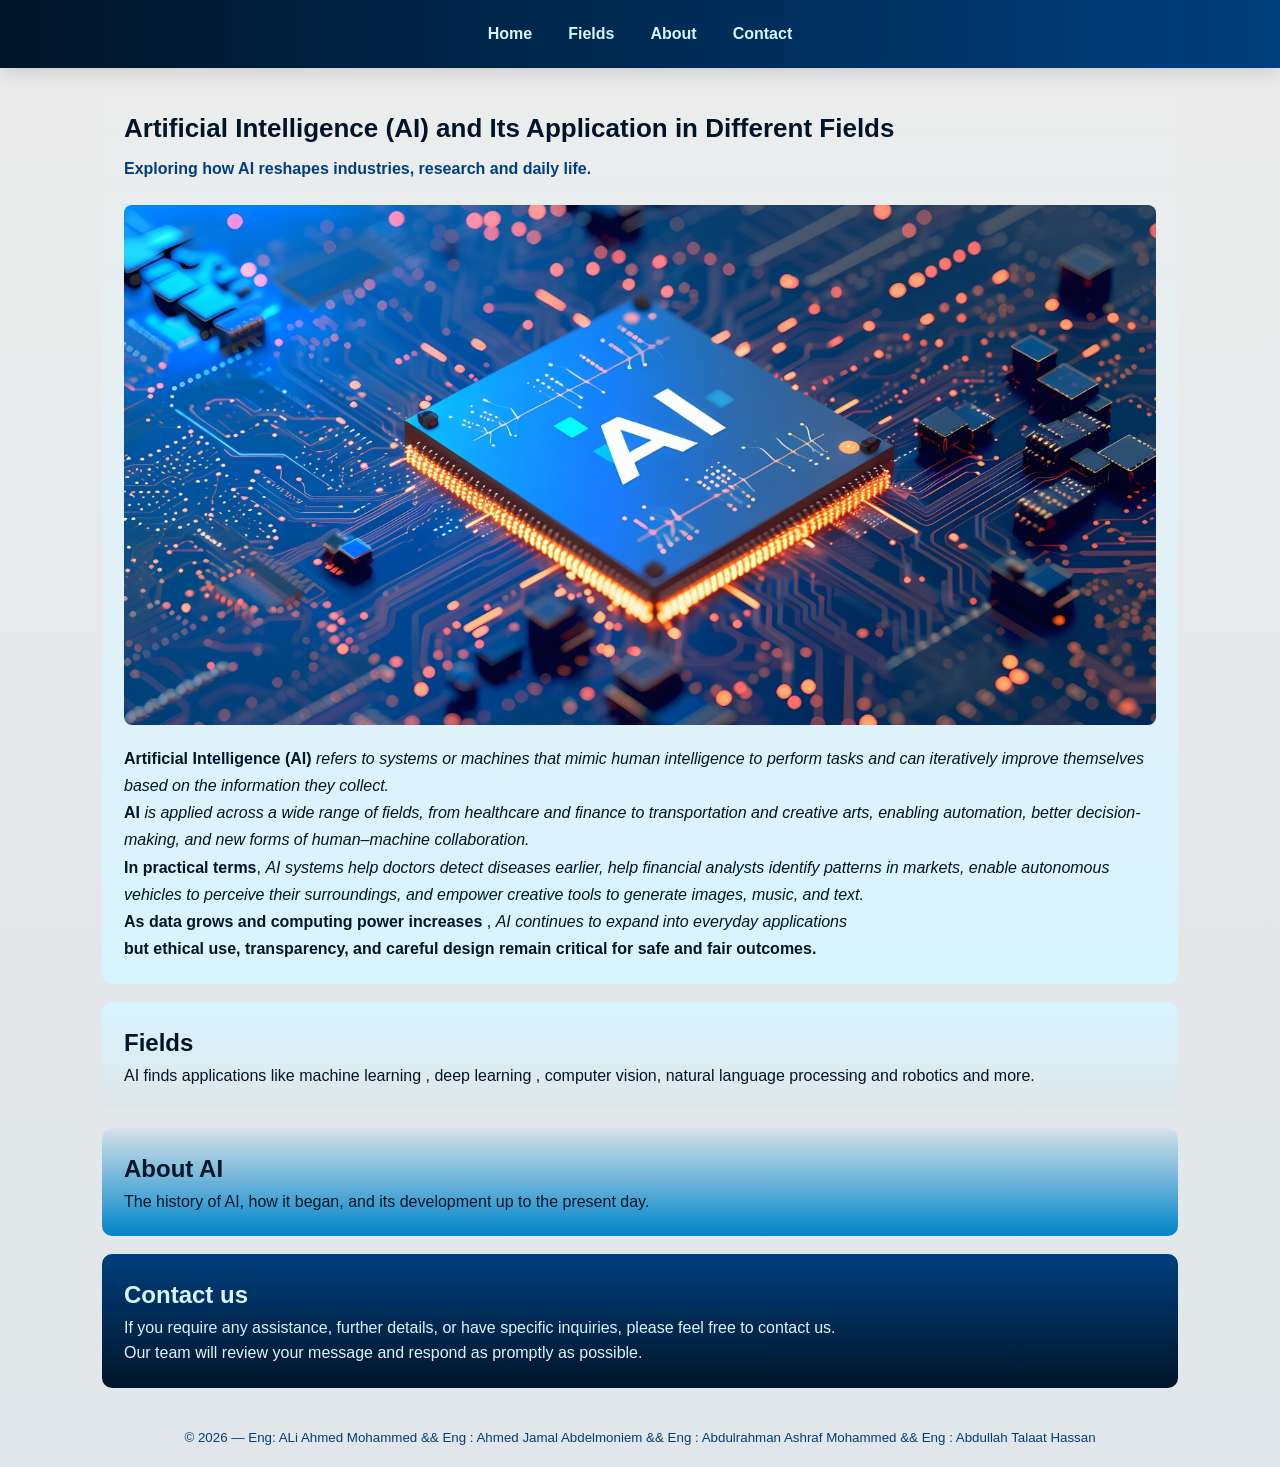
<file: index.html>
<!doctype html>
<html lang="en">

<head>
    <meta charset="utf-8" />
    <meta name="viewport" content="width=device-width, initial-scale=1" />
    <title>Artificial Intelligence — AI and Its Application in Different Fields</title>
    <link rel="stylesheet" href="base.css" />
    <link rel="stylesheet" href="index.css" />
</head>

<body>
    <nav id="main-nav">
        <ul class="nav-links">
            <li><a href="index.html">Home</a></li>
            <li><a href="fields.html">Fields</a></li>
            <li><a href="about.html">About</a></li>
            <li><a href="contact.html">Contact</a></li>
        </ul>
    </nav>
    <main>
        <section id="home">
            <h1>Artificial Intelligence (AI) and Its Application in Different Fields</h1>
            <p class="subtitle">Exploring how AI reshapes industries, research and daily life.</p>
            <img src="AI.jpg" alt="Error" class="img" />
            <p class="intro">
                <b> Artificial Intelligence (AI) </b>
                <i> refers to systems or
                    machines that mimic human intelligence to perform
                    tasks and can iteratively improve themselves
                    based on the information they collect.
                </i>
                <br>
                <b>AI</b>
                <i> is applied across a wide range of fields,
                    from healthcare and finance to transportation
                    and creative arts, enabling automation, better decision-making,
                    and new forms of human–machine collaboration.
                </i>
                <br>
                <b>In practical terms</b>,
                <i>
                    AI systems
                    help doctors detect diseases earlier,
                    help financial analysts identify patterns in markets,
                    enable autonomous vehicles to perceive their surroundings,
                    and empower creative tools to generate images, music, and text.
                </i>
                <br>
                <b>
                    As data grows and computing power increases
                </b>,
                <i>
                    AI continues to expand into everyday applications

                </i>
                <br>
                <b>
                    but ethical use, transparency,
                    and careful design remain critical for safe and fair outcomes.
                </b>
            </p>
        </section>
        <section id="fields">
            <h2><a href="Fields.html"> Fields </a></h2>
            <p>AI finds applications like machine learning , deep learning , computer vision, natural language
                processing and robotics
                and more.</p>
        </section>
        <section id="about">
            <h2><a href="About.html"> About AI </a></h2>
            <p> The history of AI, how it began, and its development up to the present day.</p>
        </section>
        <section id="contact">
            <h2><a href="Contact.html"> Contact us </a></h2>
            <p>
                If you require any assistance, further details, or have specific inquiries, please feel free to contact
                us.<br>
                Our team will review your message and respond as promptly as possible.
            </p>
        </section>
    </main>
    <footer>
        <small id="year"></small>
    </footer>

    <script src="main.js"></script>
</body>

</html>
</file>
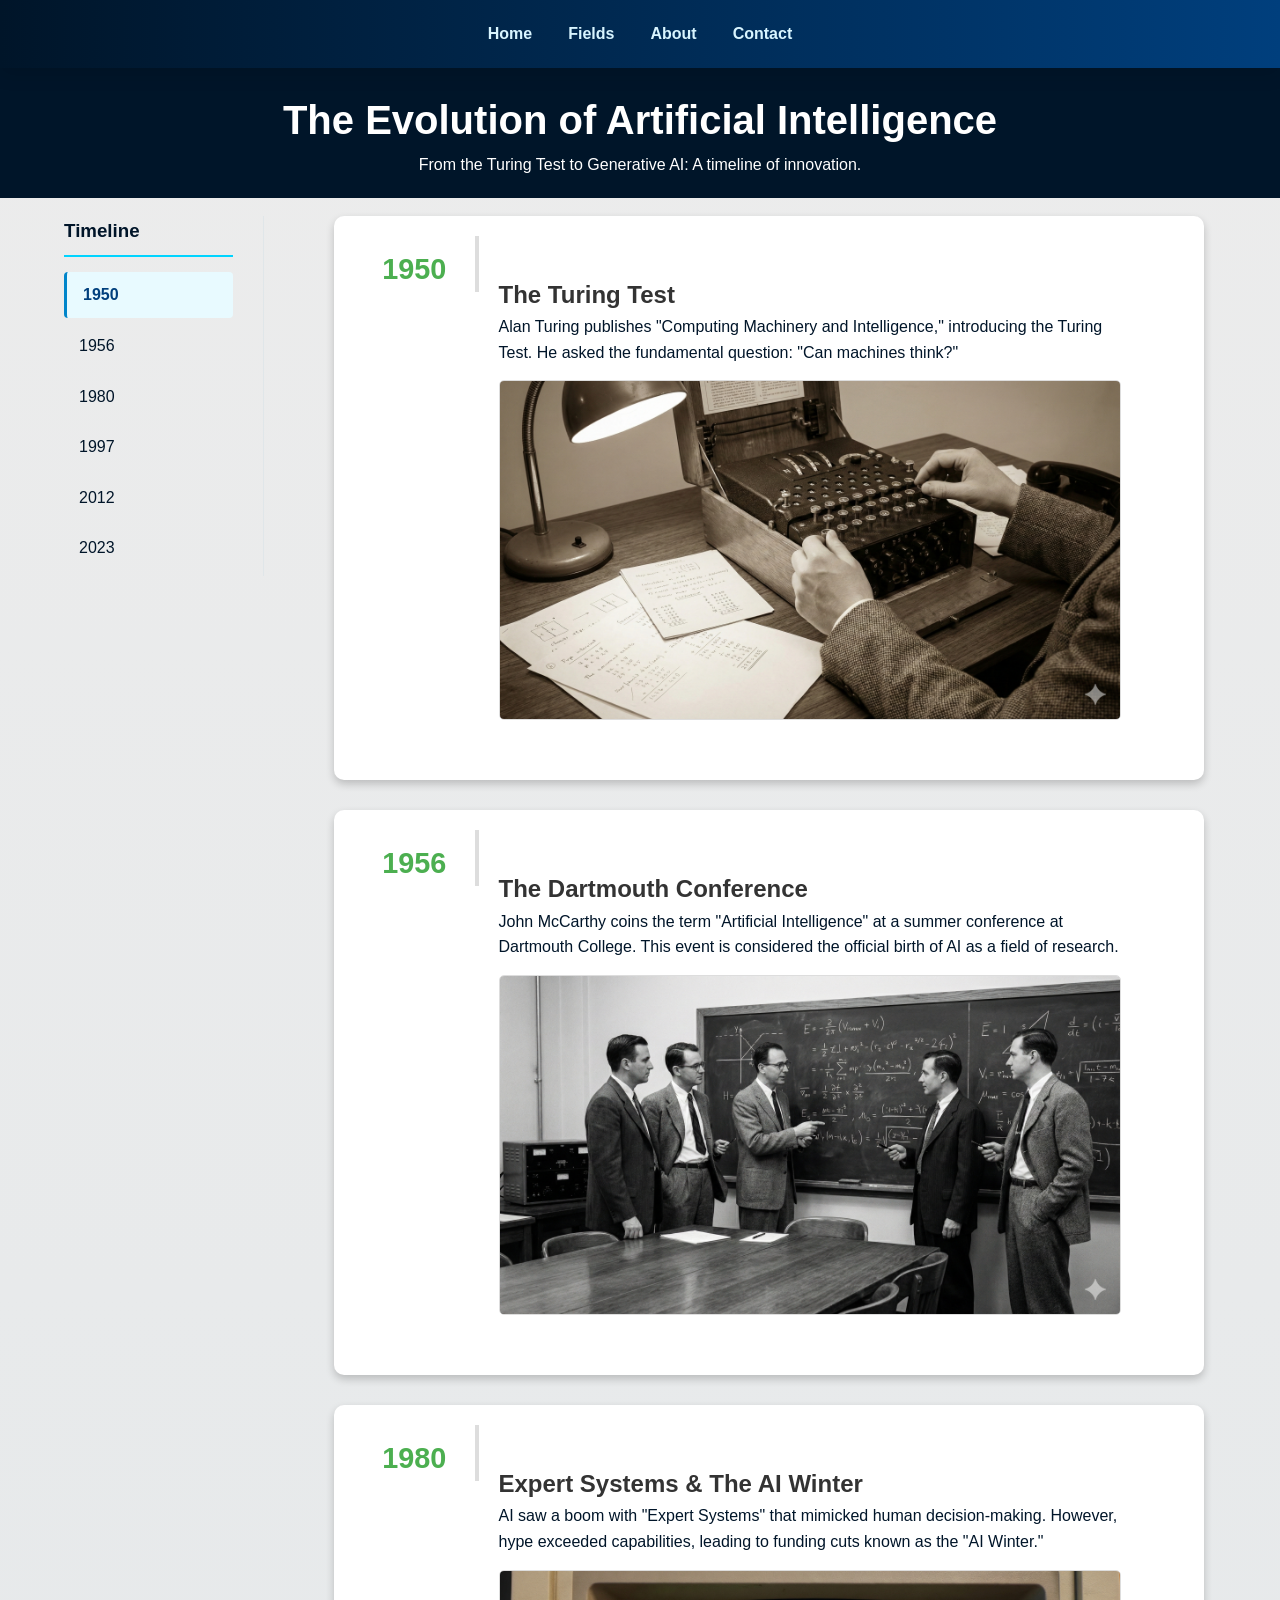
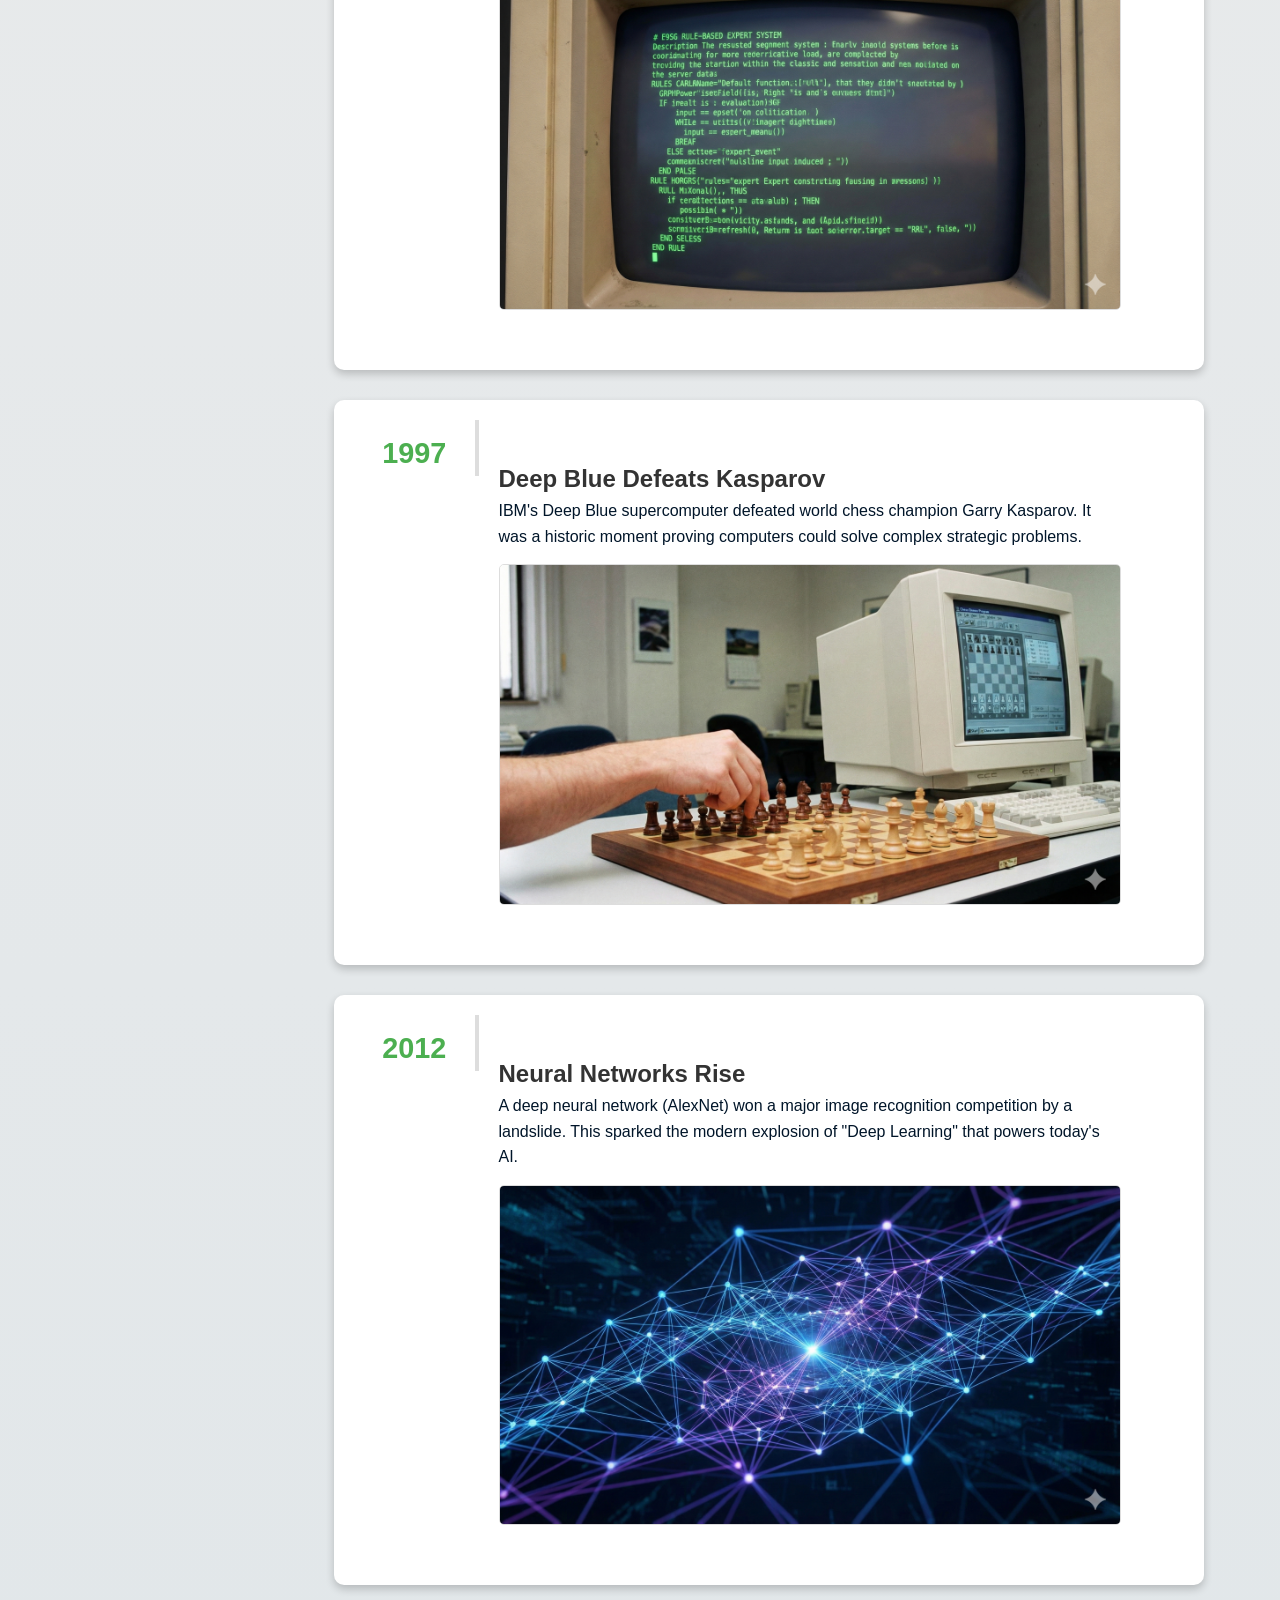
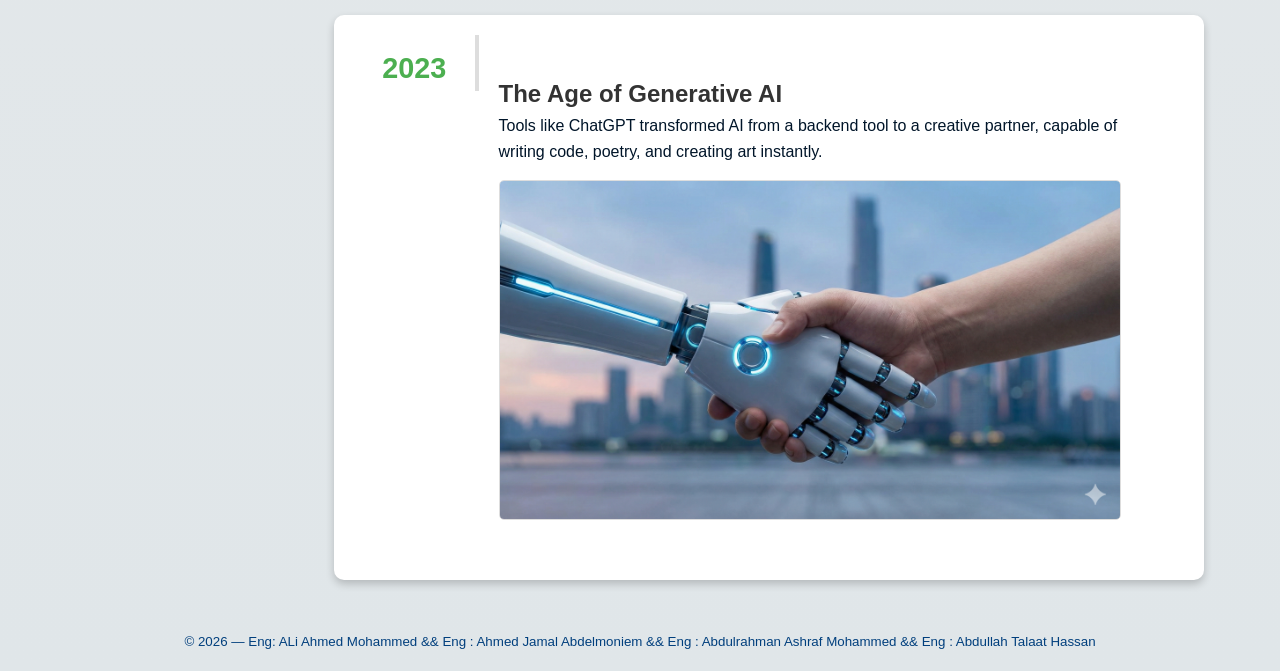
<file: about.html>
<!DOCTYPE html>
<html lang="en">

<head>
    <meta charset="utf-8" />
    <title>About - History of AI</title>
    <link rel="stylesheet" type="text/css" href="base.css" />
    <link rel="stylesheet" type="text/css" href="about.css" />
</head>

<body>

    <header>
        <h1>The Evolution of Artificial Intelligence</h1>
        <p>From the Turing Test to Generative AI: A timeline of innovation.</p>
        <nav id="main-nav">
            <ul class="nav-links">
                <a href="index.html">Home</a>
                <a href="fields.html">Fields</a>
                <a href="about.html">About</a>
                <a href="contact.html">Contact</a>
            </ul>
        </nav>
    </header>

    <div class="time-line">

        <aside class="sidebar">
            <h3>Timeline</h3>
            <a href="#year-1950" class="active">1950</a>
            <a href="#year-1956">1956</a>
            <a href="#year-1980">1980</a>
            <a href="#year-1997">1997</a>
            <a href="#year-2012">2012</a>
            <a href="#year-2023">2023</a>
        </aside>

        <main>
            <article id="year-1950" class="timeline-event">
                <aside class="timeline-date">1950</aside>
                <section class="timeline-content">
                    <h2>The Turing Test</h2>
                    <p>Alan Turing publishes "Computing Machinery and Intelligence," introducing the Turing Test. He
                        asked the fundamental question: "Can machines think?"</p>
                    <img src="about_images/1.png" alt="Alan Turing Era">
                </section>
            </article>

            <article id="year-1956" class="timeline-event">
                <aside class="timeline-date">1956</aside>
                <section class="timeline-content">
                    <h2>The Dartmouth Conference</h2>
                    <p>John McCarthy coins the term "Artificial Intelligence" at a summer conference at Dartmouth
                        College. This event is considered the official birth of AI as a field of research.</p>
                    <img src="about_images/2.png" alt="Dartmouth Conference Era">
                </section>
            </article>

            <article id="year-1980" class="timeline-event">
                <aside class="timeline-date">1980</aside>
                <section class="timeline-content">
                    <h2>Expert Systems & The AI Winter</h2>
                    <p>AI saw a boom with "Expert Systems" that mimicked human decision-making. However, hype
                        exceeded capabilities, leading to funding cuts known as the "AI Winter."</p>
                    <img src="about_images/3.png" alt="Expert Systems Code">
                </section>
            </article>

            <article id="year-1997" class="timeline-event">
                <aside class="timeline-date">1997</aside>
                <section class="timeline-content">
                    <h2>Deep Blue Defeats Kasparov</h2>
                    <p>IBM's Deep Blue supercomputer defeated world chess champion Garry Kasparov. It was a historic
                        moment proving computers could solve complex strategic problems.</p>
                    <img src="about_images/4.png" alt="Deep Blue Chess">
                </section>
            </article>

            <article id="year-2012" class="timeline-event">
                <aside class="timeline-date">2012</aside>
                <section class="timeline-content">
                    <h2>Neural Networks Rise</h2>
                    <p>A deep neural network (AlexNet) won a major image recognition competition by a landslide.
                        This sparked the modern explosion of "Deep Learning" that powers today's AI.</p>
                    <img src="about_images/5.png" alt="Neural Networks">
                </section>
            </article>

            <article id="year-2023" class="timeline-event">
                <aside class="timeline-date">2023</aside>
                <section class="timeline-content">
                    <h2>The Age of Generative AI</h2>
                    <p>Tools like ChatGPT transformed AI from a backend tool to a creative partner, capable of
                        writing code, poetry, and creating art instantly.</p>
                    <img src="about_images/6.png" alt="Generative AI Robot Hand">
                </section>
            </article>
        </main>

        <div style="clear: both;"></div>
    </div>

    <footer>
        <small id="year"></small>
    </footer>

    <script src="main.js"></script>
</body>

</html>
</file>
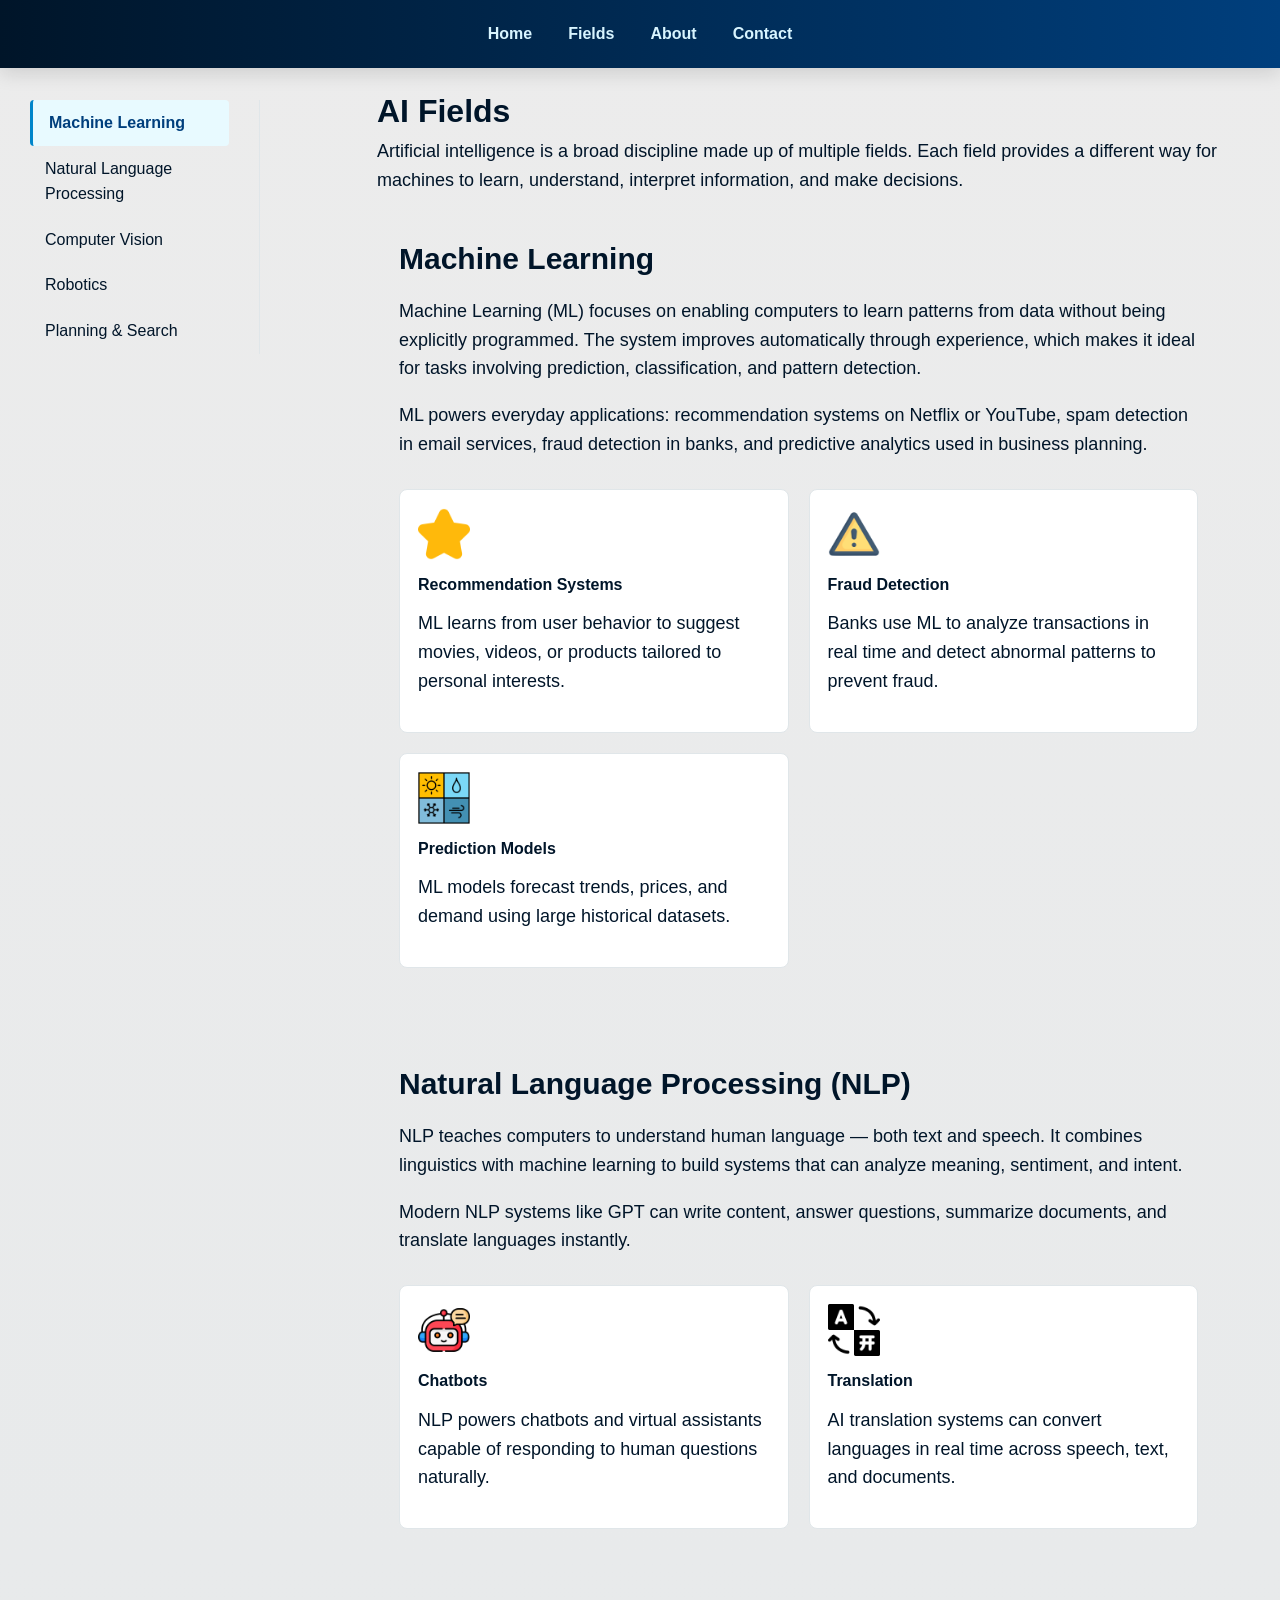
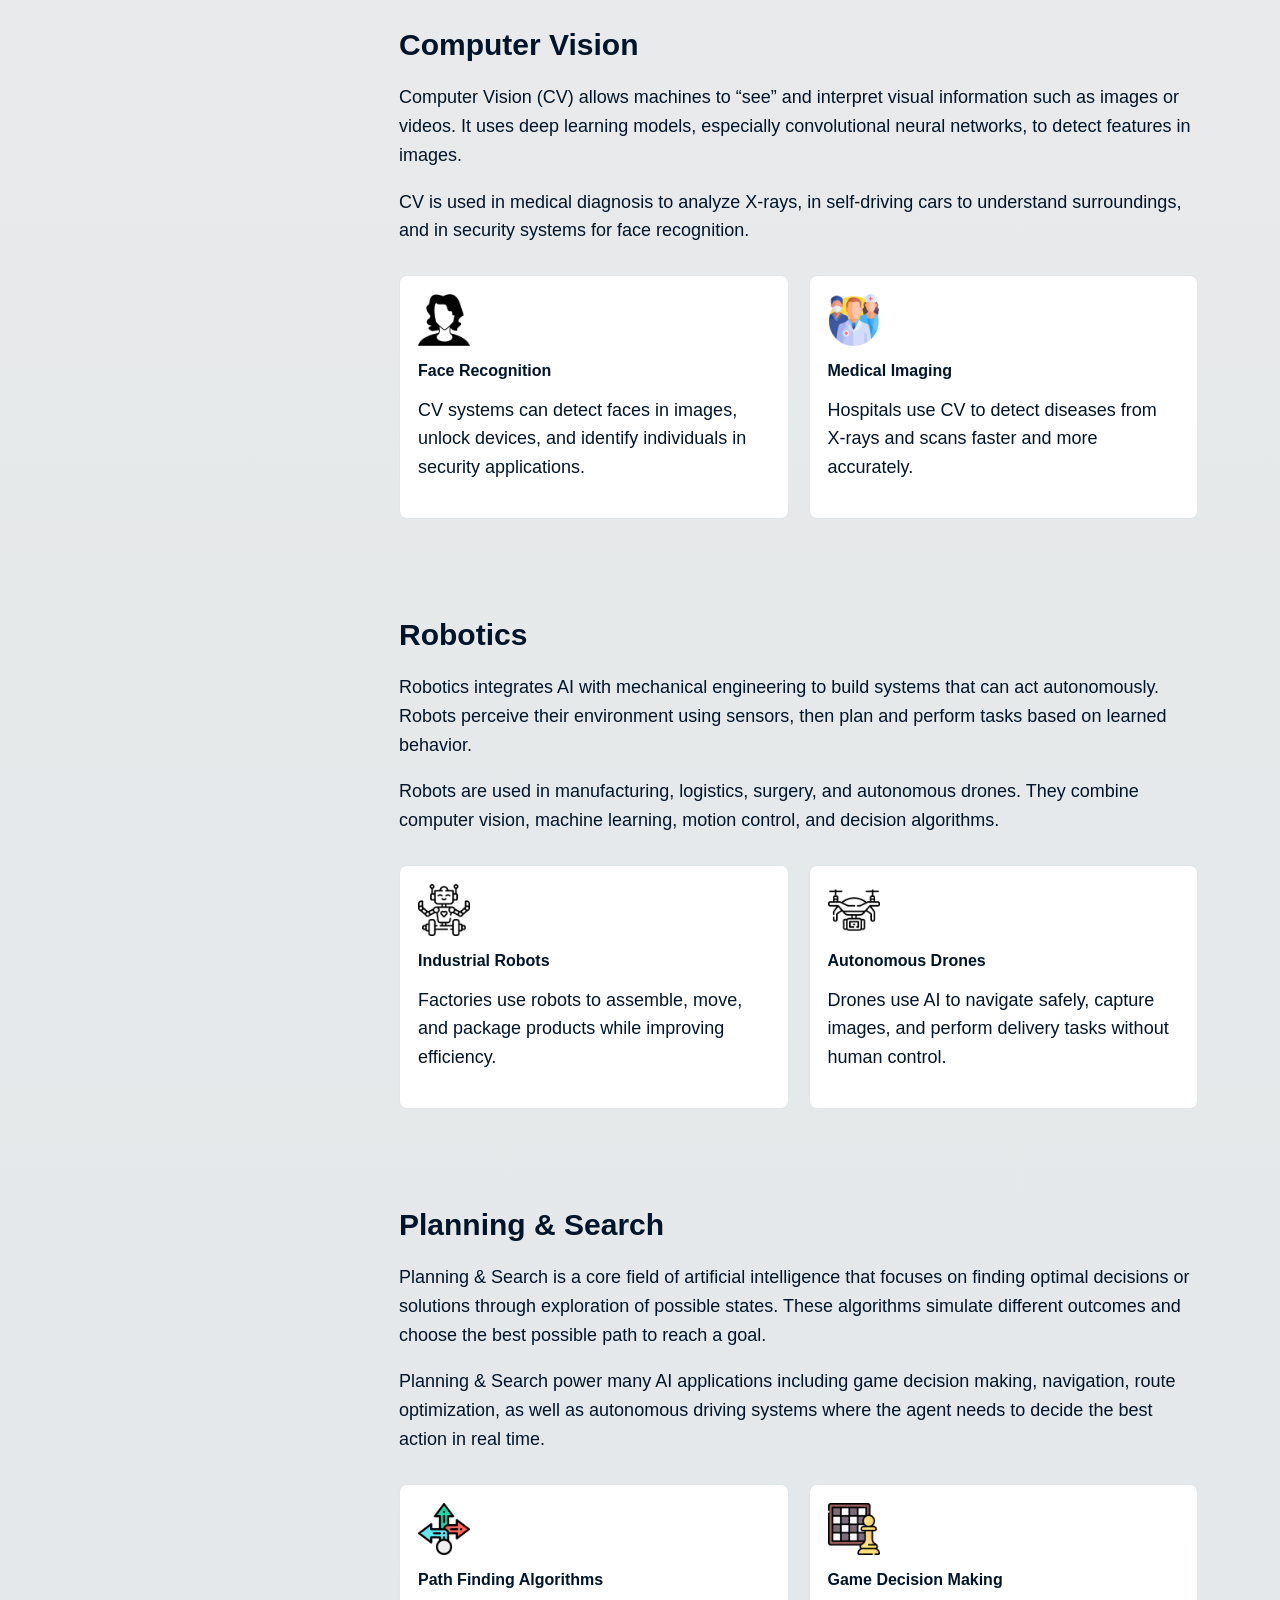
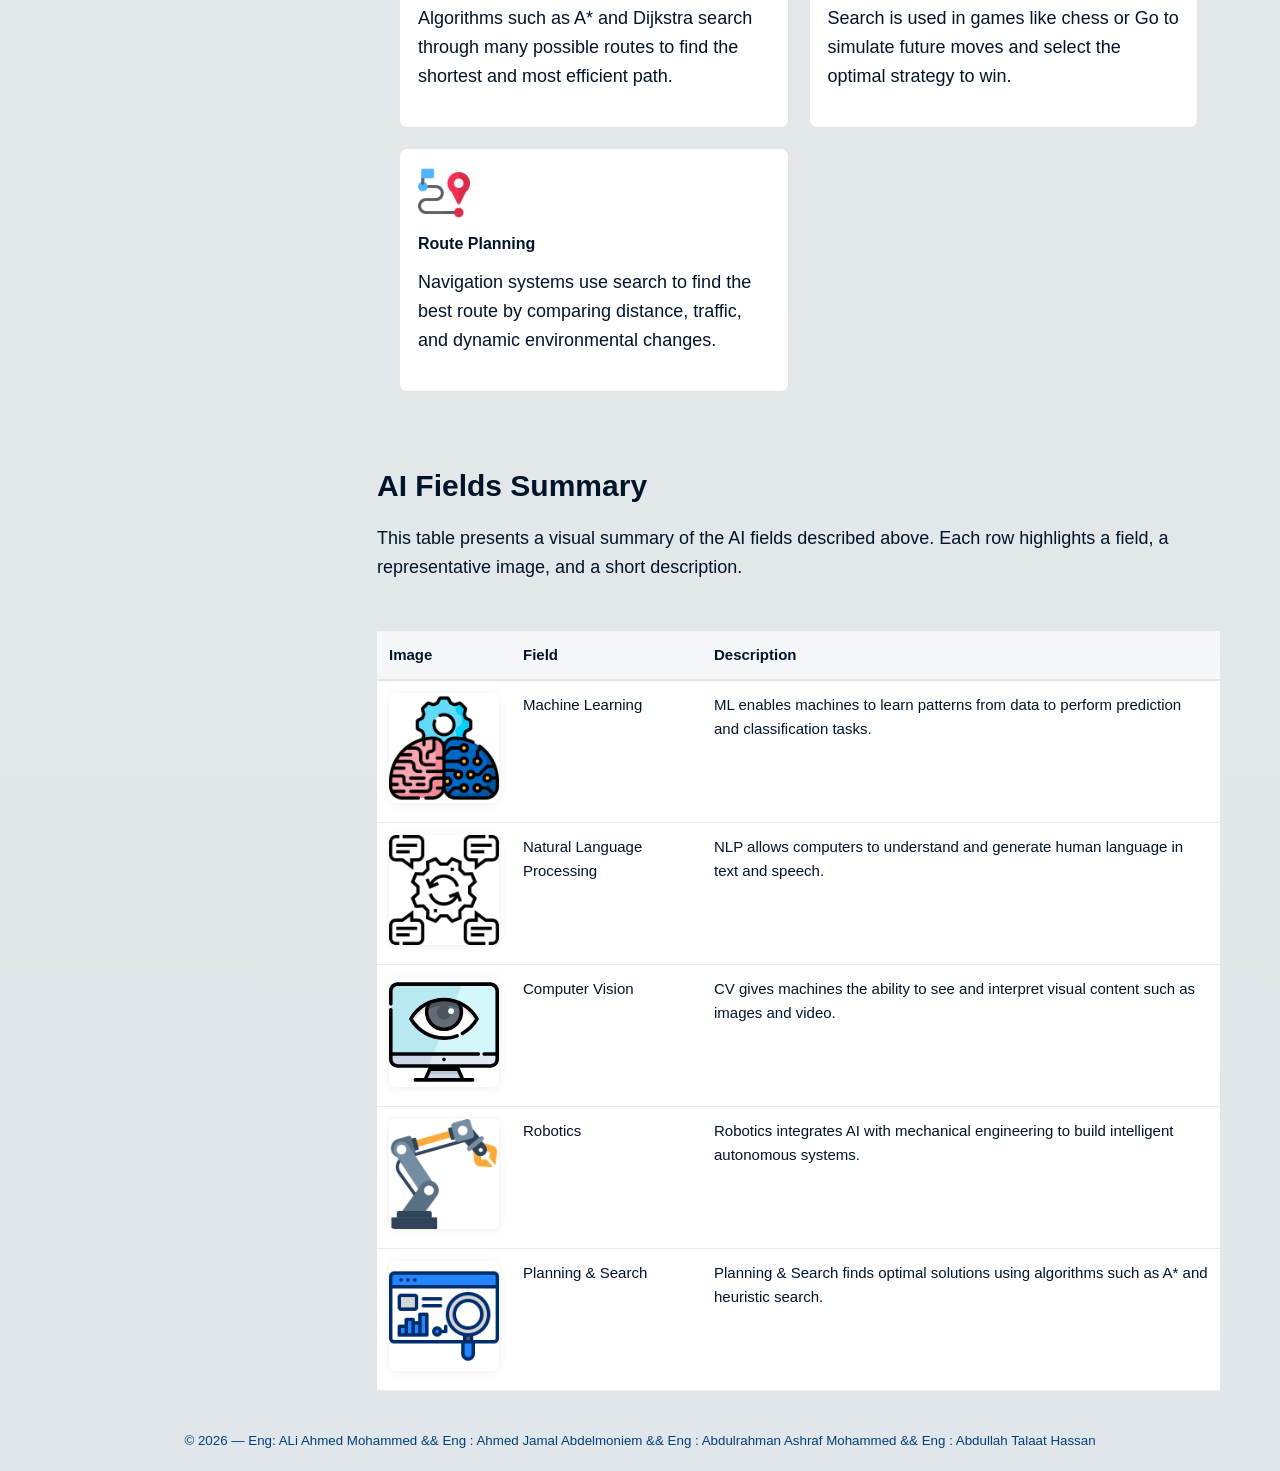
<file: fields.html>
<!DOCTYPE html>
<html lang="en">

<head>
  <meta charset="UTF-8">
  <title>AI Fields</title>
  <link rel="stylesheet" href="base.css">
  <link rel="stylesheet" href="fields.css">
</head>

<body>

  <header>
    <nav id="main-nav">
      <ul class="nav-links">
        <a href="index.html">Home</a>
        <a href="fields.html">Fields</a>
        <a href="about.html">About</a>
        <a href="contact.html">Contact</a>
      </ul>
    </nav>
  </header>


  <div class="fields-layout">

    <aside class="sidebar">
      <a href="#ml" class="active">Machine Learning</a>
      <a href="#nlp">Natural Language Processing</a>
      <a href="#cv">Computer Vision</a>
      <a href="#robotics">Robotics</a>
      <a href="#planning">Planning & Search</a>
    </aside>

    <main class="fields-content">

      <h1>AI Fields</h1>
      <p>
        Artificial intelligence is a broad discipline made up of multiple fields.
        Each field provides a different way for machines to learn, understand,
        interpret information, and make decisions.
      </p>

      <section id="ml">
        <h2>Machine Learning</h2>
        <p>
          Machine Learning (ML) focuses on enabling computers to learn patterns
          from data without being explicitly programmed. The system improves
          automatically through experience, which makes it ideal for tasks
          involving prediction, classification, and pattern detection.
        </p>
        <p>
          ML powers everyday applications: recommendation systems on Netflix
          or YouTube, spam detection in email services, fraud detection in
          banks, and predictive analytics used in business planning.
        </p>

        <div class="card-grid">

          <div class="info-card">
            <img src="images/star.png" alt="Recommendation">
            <h4>Recommendation Systems</h4>
            <p>
              ML learns from user behavior to suggest movies, videos, or products
              tailored to personal interests.
            </p>
          </div>

          <div class="info-card">
            <img src="images/alert.png" alt="Fraud Detection">
            <h4>Fraud Detection</h4>
            <p>
              Banks use ML to analyze transactions in real time and detect
              abnormal patterns to prevent fraud.
            </p>
          </div>

          <div class="info-card">
            <img src="images/forecast.png" alt="Prediction">
            <h4>Prediction Models</h4>
            <p>
              ML models forecast trends, prices, and demand using large
              historical datasets.
            </p>
          </div>

        </div>
      </section>

      <section id="nlp">
        <h2>Natural Language Processing (NLP)</h2>
        <p>
          NLP teaches computers to understand human language — both text
          and speech. It combines linguistics with machine learning to build
          systems that can analyze meaning, sentiment, and intent.
        </p>
        <p>
          Modern NLP systems like GPT can write content, answer questions,
          summarize documents, and translate languages instantly.
        </p>

        <div class="card-grid">

          <div class="info-card">
            <img src="images/robot.png" alt="Chatbot">
            <h4>Chatbots</h4>
            <p>
              NLP powers chatbots and virtual assistants capable of responding
              to human questions naturally.
            </p>
          </div>

          <div class="info-card">
            <img src="images/translate.png" alt="Translation">
            <h4>Translation</h4>
            <p>
              AI translation systems can convert languages in real time across
              speech, text, and documents.
            </p>
          </div>

        </div>
      </section>

      <section id="cv">
        <h2>Computer Vision</h2>
        <p>
          Computer Vision (CV) allows machines to “see” and interpret visual
          information such as images or videos. It uses deep learning models,
          especially convolutional neural networks, to detect features in images.
        </p>
        <p>
          CV is used in medical diagnosis to analyze X-rays, in self-driving
          cars to understand surroundings, and in security systems for face
          recognition.
        </p>

        <div class="card-grid">

          <div class="info-card">
            <img src="images/face.png" alt="Face Recognition">
            <h4>Face Recognition</h4>
            <p>
              CV systems can detect faces in images, unlock devices, and
              identify individuals in security applications.
            </p>
          </div>

          <div class="info-card">
            <img src="images/medical.png" alt="Medical Imaging">
            <h4>Medical Imaging</h4>
            <p>
              Hospitals use CV to detect diseases from X-rays and scans
              faster and more accurately.
            </p>
          </div>

        </div>
      </section>

      <section id="robotics">
        <h2>Robotics</h2>
        <p>
          Robotics integrates AI with mechanical engineering to build systems
          that can act autonomously. Robots perceive their environment using
          sensors, then plan and perform tasks based on learned behavior.
        </p>
        <p>
          Robots are used in manufacturing, logistics, surgery, and autonomous
          drones. They combine computer vision, machine learning, motion control,
          and decision algorithms.
        </p>

        <div class="card-grid">

          <div class="info-card">
            <img src="images/robotics.png" alt="Robot Arm">
            <h4>Industrial Robots</h4>
            <p>
              Factories use robots to assemble, move, and package products
              while improving efficiency.
            </p>
          </div>

          <div class="info-card">
            <img src="images/drone.png" alt="Drone">
            <h4>Autonomous Drones</h4>
            <p>
              Drones use AI to navigate safely, capture images, and perform
              delivery tasks without human control.
            </p>
          </div>

        </div>
      </section>

      <section id="planning">
        <h2>Planning & Search</h2>
        <p>
          Planning & Search is a core field of artificial intelligence that focuses on
          finding optimal decisions or solutions through exploration of possible states.
          These algorithms simulate different outcomes and choose the best possible path
          to reach a goal.
        </p>

        <p>
          Planning & Search power many AI applications including game decision making,
          navigation, route optimization, as well as autonomous driving systems where
          the agent needs to decide the best action in real time.
        </p>

        <div class="card-grid">

          <div class="info-card">
            <img src="images/path.png" alt="Path Search">
            <h4>Path Finding Algorithms</h4>
            <p>
              Algorithms such as A* and Dijkstra search through many possible routes
              to find the shortest and most efficient path.
            </p>
          </div>

          <div class="info-card">
            <img src="images/chess.png" alt="Game AI">
            <h4>Game Decision Making</h4>
            <p>
              Search is used in games like chess or Go to simulate future moves
              and select the optimal strategy to win.
            </p>
          </div>

          <div class="info-card">
            <img src="images/route.png" alt="Navigation">
            <h4>Route Planning</h4>
            <p>
              Navigation systems use search to find the best route by comparing
              distance, traffic, and dynamic environmental changes.
            </p>
          </div>

        </div>
      </section>
      <h2>AI Fields Summary</h2>
      <p>
        This table presents a visual summary of the AI fields described above.
        Each row highlights a field, a representative image, and a short description.
      </p>
      <table class="fields-table">
        <thead>
          <tr>
            <th>Image</th>
            <th>Field</th>
            <th>Description</th>
          </tr>
        </thead>

        <tbody>

          <tr>
            <td><img src="images/machine-learning.png" alt="Machine Learning"></td>
            <td>Machine Learning</td>
            <td>ML enables machines to learn patterns from data to perform prediction and classification tasks.</td>
          </tr>

          <tr>
            <td><img src="images/nlp.png" alt="NLP"></td>
            <td>Natural Language Processing</td>
            <td>NLP allows computers to understand and generate human language in text and speech.</td>
          </tr>

          <tr>
            <td><img src="images/cv.svg" alt="Computer Vision"></td>
            <td>Computer Vision</td>
            <td>CV gives machines the ability to see and interpret visual content such as images and video.</td>
          </tr>

          <tr>
            <td><img src="images/roboticss.png" alt="Robotics"></td>
            <td>Robotics</td>
            <td>Robotics integrates AI with mechanical engineering to build intelligent autonomous systems.</td>
          </tr>

          <tr>
            <td><img src="images/planning.png" alt="Planning & Search"></td>
            <td>Planning & Search</td>
            <td>Planning & Search finds optimal solutions using algorithms such as A* and heuristic search.</td>
          </tr>

        </tbody>
      </table>
    </main>

  </div>

  <footer>
    <small id="year"></small>
  </footer>

  <script src="main.js"></script>

</body>

</html>
</file>
<file: base.css>
* {
  box-sizing: border-box;    
  margin: 0;                 
  padding: 0;
}

html, body {
  font-family: Arial, Helvetica, sans-serif;
  -webkit-font-smoothing: antialiased;       
  background: linear-gradient(180deg, #ECECEC 0%, #E0E6E9 100%);
  color: #001529;              
  line-height: 1.6;            
}

#main-nav {
  position: fixed;            
  top: 0;
  left: 0;
  right: 0;
  height: 68px;                
  background: linear-gradient(90deg, #001529 0%, #003F7D 100%);
  display: flex;               /*center content easily */
  align-items: center;
  justify-content: center;
  z-index: 1000;               /*stay above all content*/
  box-shadow: 0 6px 18px rgba(0,0,0,0.12);
}

.nav-links {
  list-style: none;            
  display: flex;               
  gap: 12px;                
}

.nav-links a {
  text-decoration: none;       
  color: #D8F5FF;              
  padding: 8px 12px;           
  border-radius: 8px;          
  font-weight: 600;            
  transition: background 160ms, color 160ms, transform 120ms;  /*hover effects */
}

.nav-links a:hover {
  background: #D8F5FF;        
  color: #001529;            
  transform: translateY(-3px);               /*lift animation */
}

body {
  padding-top: 68px;
}

main {
  max-width: 1100px;           
  margin: 18px auto;                       /*center the content */
  padding: 0 12px;                            /*side spacing */
}

 
section {
  margin: 18px 0;              /* space between sections */
  padding: 22px;                      /*inner spacing */
  border-radius: 10px;        
  transition: background 220ms, transform 180ms, box-shadow 180ms; /*hover animations */
}
footer {
  text-align: center;          
  padding: 18px;               
  color: #003F7D;              
}

.fields-layout {
  display: flex;              
  gap: 24px;                  
}
</file>
<file: index.css>
#home {
  background: linear-gradient(180deg, #ECECEC 0%, #D8F5FF 100%);
}

#home:hover {
  background: linear-gradient(180deg, #D8F5FF 0%, #ECECEC 100%);
  transform: translateY(-6px);
  box-shadow: 0 18px 46px rgba(0, 0, 0, 0.10);
}

#fields {
  background: linear-gradient(180deg, #D8F5FF 0%, #E0E6E9 100%);
}

#fields:hover {
  background: linear-gradient(180deg, #0085CA 0%, #00D4FF 100%);
  transform: translateY(-6px);
  /* translateY() transformation function to shift the element's coordinate space negatively on the vertical axis relative to its default position. */
  box-shadow: 0 18px 46px rgba(0, 0, 0, 0.10);
}

#about {
  background: linear-gradient(180deg, rgba(0, 133, 202, 0.06) 0%, #0085CA 100%);
}

#about:hover {
  background: linear-gradient(180deg, #00D4FF 0%, #0085CA 100%);
  transform: translateY(-6px);
  box-shadow: 0 18px 46px rgba(0, 0, 0, 0.10);
  color: #001529;
}

#contact {
  background: linear-gradient(180deg, #003F7D 0%, #001529 100%);
  color: #D8F5FF;
}

#contact:hover {
  background: linear-gradient(90deg, #001529 0%, #003F7D 100%);
  transform: translateY(-6px);
  box-shadow: 0 18px 46px rgba(0, 0, 0, 0.12);
  color: #D8F5FF;
}

#home h1 {
  font-size: 26px;
  margin-bottom: 6px;
  color: #001529;
}

.subtitle {
  color: #003F7D;
  font-weight: 600;
  margin-bottom: 12px;
}

.img {
  width: 100%;
  max-height: 520px;
  object-fit: cover;
  border-radius: 8px;
  margin: 12px 0;
}

.intro {
  line-height: 1.7;
  color: #001529;
}

section h2 a {
  text-decoration: none;
  color: inherit;
  display: inline-block;
}

section h2 a:hover {
  color: #003F7D;
}
</file>
<file: about.css>
header {
  background-color: #001529;
  color: white;
  padding: 20px 0;
  text-align: center;
}

header h1 {
  margin: 0;
  font-size: 2.5rem;
}

.time-line {
  width: 90%;
  max-width: 1200px;
  margin: 0 auto;
  position: relative;
}

.sidebar {
  float: left;
  width: 200px;
  padding-right: 30px;
  border-right: 1px solid #E0E6E9;
  position: -webkit-sticky;
  /* sticky position and a top offset to switch between relative
   and fixed positioning behavior during scroll. */
  position: sticky;
  top: 20px;
  height: fit-content;
}

.sidebar h3 {
  margin-top: 0;
  color: #001529;
  border-bottom: 2px solid #00D4FF;
  padding-bottom: 10px;
  margin-bottom: 15px;
}

.sidebar a {
  display: block;
  padding: 10px 12px;
  text-decoration: none;
  color: #001529;
  font-size: 16px;
  border-left: 3px solid transparent;
  border-radius: 4px;
  transition: background .22s, color .22s, border-left-color .22s;
  margin-bottom: 5px;
}

.sidebar a:hover {
  /*  trigger the transition engine when the :hover pseudo-class is active. */
  background: #f4f7fb;
  color: #003F7D;
  border-left: 3px solid #00D4FF;
}

.sidebar a.active {
  background: #e8faff;
  color: #003F7D;
  font-weight: 600;
  border-left: 3px solid #0085CA;
  padding-left: 16px;
}

main {
  margin-left: 250px;
  padding-left: 20px;
}

.timeline-event {
  box-shadow: 0 4px 8px 0 rgba(0, 0, 0, 0.2);
  border-radius: 10px;
  background-color: #ffffff;
  margin-bottom: 30px;
  padding: 20px;
  overflow: hidden;
  transition: transform 0.3s;
}

.timeline-event:hover {
  background-color: #f9f9f9;
  transform: scale(1.01);
}

.timeline-date {
  float: left;
  width: 15%;
  text-align: center;
  font-size: 1.8em;
  font-weight: bold;
  color: #4CAF50;
  padding-top: 10px;
  border-right: 4px solid #ddd;
  box-sizing: border-box;
}

.timeline-content {
  float: left;
  width: 80%;
  padding-left: 20px;
  box-sizing: border-box;
}

h2 {
  margin-top: 0;
  color: #333;
}

img {
  margin-top: 15px;
  max-width: 100%;
  height: auto;
  display: block;
  border-radius: 5px;
  border: 1px solid #ddd;
}
</file>
<file: fields.css>
.sidebar {
  position: sticky;                                             
  top: 100px;                                          
  width: 260px;                                           
  padding-right: 30px;                                
  border-right: 1px solid #E0E6E9;               
  height: fit-content;                            
  padding-left: 30px;               
}

.sidebar a {
  display: block;                          
  padding: 10px 12px;                         
  font-size: 16px;                            
  color: #001529;                            
  text-decoration: none;                      
  border-left: 3px solid transparent;            
  border-radius: 4px;                           
  transition: all 0.22s ease;                     
}

.sidebar a:hover {
  background: #f4f7fb;                   
  color: #003F7D;                          
  border-left-color: #00D4FF;                
  padding-left: 16px;                          /* space to the left change when hovering*/
}

.sidebar a.active {
  background: #e8faff;          
  color: #003F7D;           
  font-weight: 600;   
  border-left-color: #0085CA; 
  padding-left: 16px;
}

.fields-content {
  flex: 1;                        /*take remaining space */
  max-width: 900px;    
  padding-left: 45px;            /*blank space from sidebar*/
}

.fields-content h2 {
  font-size: 30px;             
  margin-bottom: 14px;        
}

.fields-content p {
  font-size: 18px;               
  margin-bottom: 18px;          
}

.card-grid {
  display: grid;                 
  grid-template-columns: repeat(auto-fit, minmax(290px, 1fr));      /*responsive columns depends on the device used(mobile-labtop-pc) */                                          
  gap: 20px;                                             
  margin: 30px 0;                
}

.info-card {
  background: #ffffff;          
  border: 1px solid #E0E6E9;     
  border-radius: 8px;          
  padding: 18px;                
  display: flex;                 
  flex-direction: column;
  gap: 12px;                    
  transition: transform 0.25s, border-color 0.25s;
}

.info-card:hover {
  transform: translateY(-3px);   /*lift effect////animation */
  border-color: #003F7D;         /* highlight border*/
}

.info-card img {
  width: 52px;
  height: 52px;
}

.fields-table {
  width: 100%;                  
  margin-top: 50px;              
  border-collapse: collapse;     /*No gaps//remove gaps*/
  font-size: 15px;               
  background: #ffffff;
}

/*Table cells-------------- */
.fields-table th,
.fields-table td {
  padding: 12px;                 /* cell spacing */
  text-align: left;              /* align text */
}
/*header*/
.fields-table th {
  background: #f5f7fa;           /* header background */
  font-weight: 600;              /* bold text */
  border-bottom: 2px solid #e4e4e4;
}
/*rows*/
.fields-table td {
  border-bottom: 1px solid #ebebeb;
  vertical-align: top;          
}

.fields-table img {
  width: 110px;
  height: 110px;
  object-fit: cover;             /*Keeps aspect ratio*/
  border-radius: 6px;
  box-shadow: 0 1px 8px rgba(0,0,0,0.08);
}

/*Row animation----------------- */
.fields-table tbody tr {
  cursor: pointer;            
  transition: all 0.25s ease; 
}

/*Row hover------------------------------ */
.fields-table tbody tr:hover {
  background: #f9fcff;           
  transform: translateY(-3px) scale(1.01);
  box-shadow: 0 3px 10px rgba(0,0,0,0.08);
}
</file>
